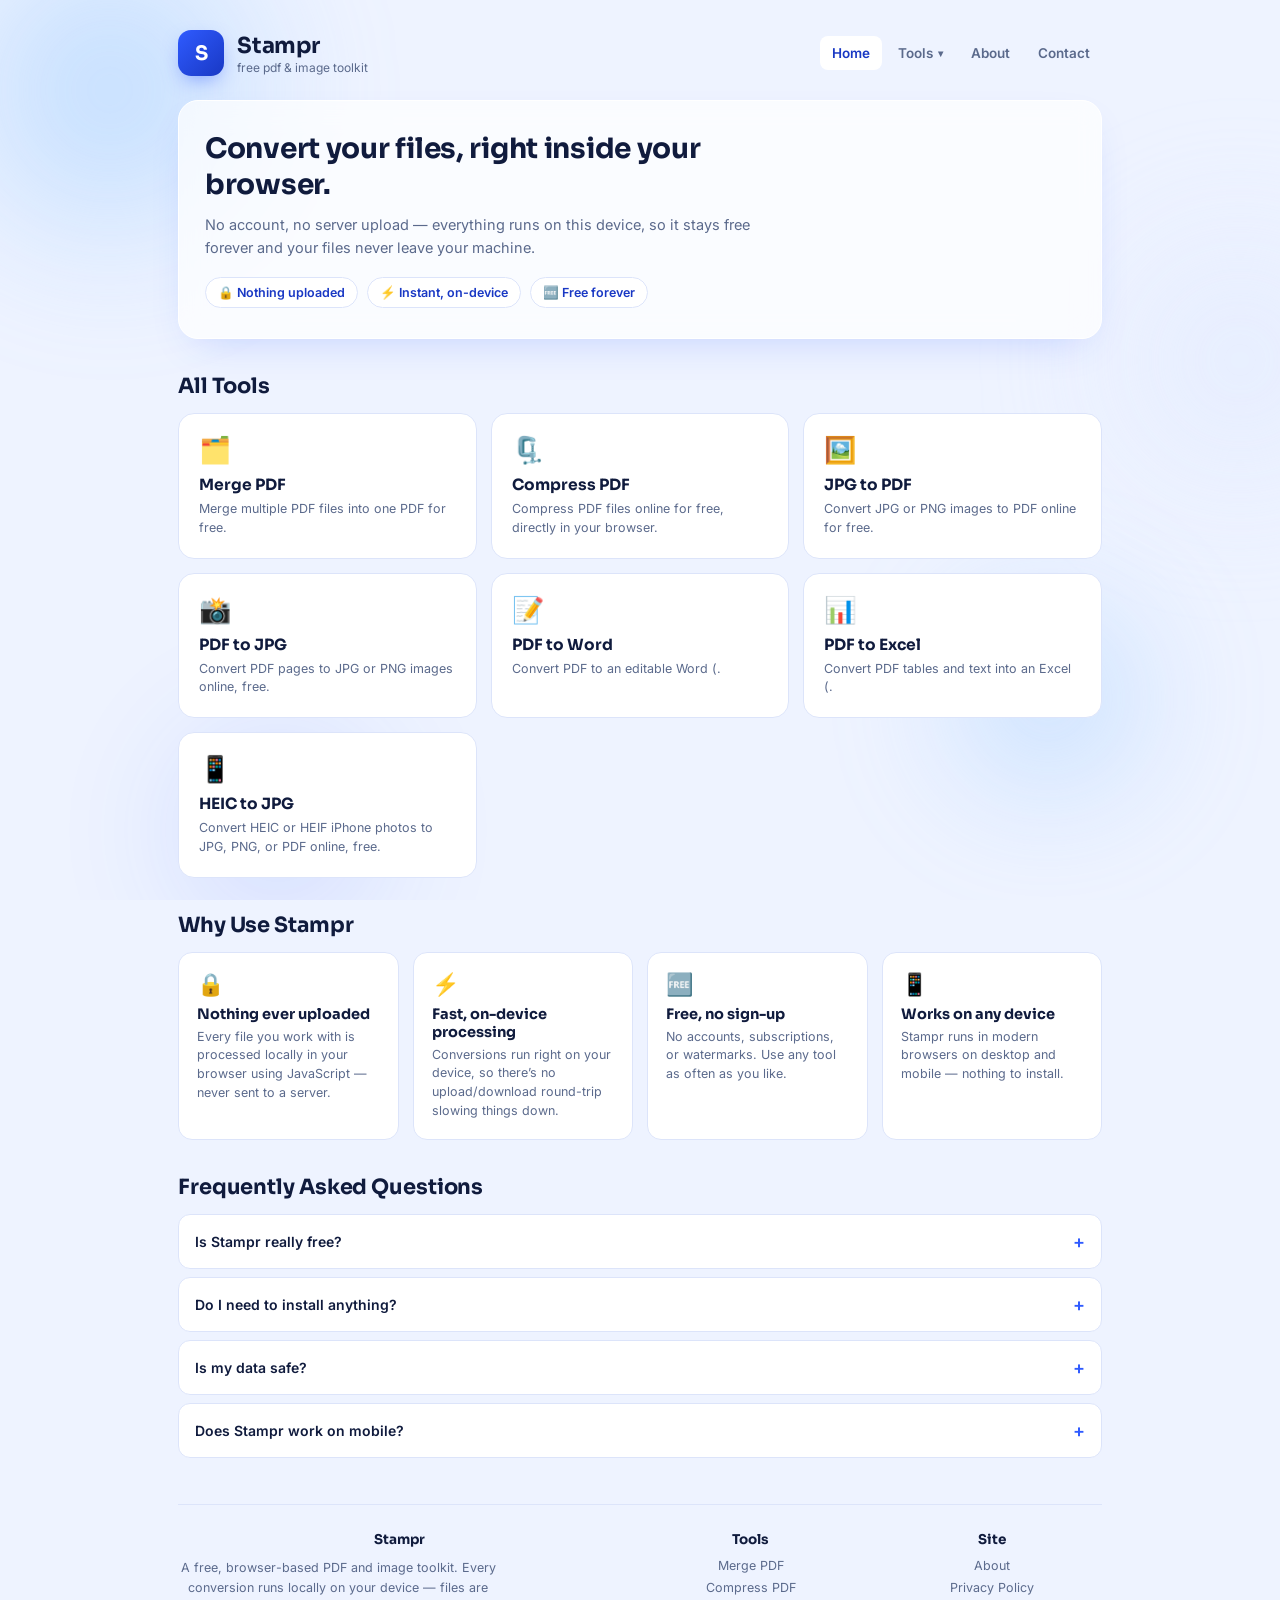
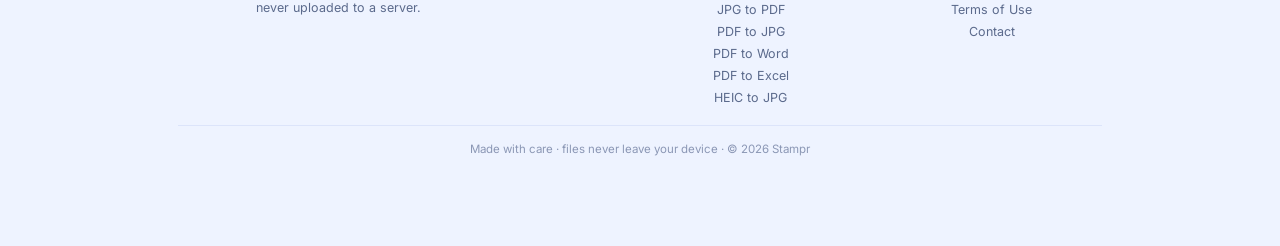
<file: index.html>
<!DOCTYPE html>
<html lang="en">
<head>
<meta charset="UTF-8">
<meta name="viewport" content="width=device-width, initial-scale=1.0">
<title>Stampr — Free PDF &amp; Image Toolkit (Merge, Compress, Convert)</title>
<meta name="description" content="Stampr is a free, browser-based PDF and image toolkit. Merge, compress, and convert PDFs, images, and HEIC photos — no upload, no sign-up.">
<link rel="canonical" href="https://naveen10000000.github.io/stampr/index.html">
<meta name="robots" content="index, follow">
<meta property="og:type" content="website">
<meta property="og:site_name" content="Stampr">
<meta property="og:title" content="Stampr — Free PDF &amp; Image Toolkit (Merge, Compress, Convert)">
<meta property="og:description" content="Stampr is a free, browser-based PDF and image toolkit. Merge, compress, and convert PDFs, images, and HEIC photos — no upload, no sign-up.">
<meta property="og:url" content="https://naveen10000000.github.io/stampr/index.html">
<meta name="twitter:card" content="summary">
<meta name="twitter:title" content="Stampr — Free PDF &amp; Image Toolkit (Merge, Compress, Convert)">
<meta name="twitter:description" content="Stampr is a free, browser-based PDF and image toolkit. Merge, compress, and convert PDFs, images, and HEIC photos — no upload, no sign-up.">
<link rel="preconnect" href="https://fonts.googleapis.com">
<link href="https://fonts.googleapis.com/css2?family=Sora:wght@500;600;700;800&family=Inter:wght@400;500;600;700&family=JetBrains+Mono:wght@400;500&display=swap" rel="stylesheet">
<link rel="stylesheet" href="assets/css/style.css">
<script type="application/ld+json">{"@context":"https://schema.org","@type":"WebSite","name":"Stampr","url":"https://naveen10000000.github.io/stampr/","description":"Free, browser-based PDF and image toolkit — merge, compress, and convert files with no upload required."}</script>
<script type="application/ld+json">{"@context":"https://schema.org","@type":"Organization","name":"Stampr","url":"https://naveen10000000.github.io/stampr/"}</script>
<script type="application/ld+json">{"@context":"https://schema.org","@type":"FAQPage","mainEntity":[{"@type":"Question","name":"Is Stampr really free?","acceptedAnswer":{"@type":"Answer","text":"Yes. Every tool on Stampr is free to use, with no sign-up, no watermark, and no hidden limits imposed by us."}},{"@type":"Question","name":"Do I need to install anything?","acceptedAnswer":{"@type":"Answer","text":"No — Stampr runs entirely in your web browser. There’s nothing to install."}},{"@type":"Question","name":"Is my data safe?","acceptedAnswer":{"@type":"Answer","text":"Your files are processed locally on your device using JavaScript. They are never uploaded to a server, so they never leave your device."}},{"@type":"Question","name":"Does Stampr work on mobile?","acceptedAnswer":{"@type":"Answer","text":"Yes, Stampr works on modern mobile browsers. Very large files may process more slowly on a phone, since all the work happens on-device."}}]}</script>
</head>
<body>
<div class="bg-blobs" id="bgBlobs">
    <div class="blob blob-1"></div>
    <div class="blob blob-2"></div>
    <div class="blob blob-3"></div>
    <div class="blob blob-4"></div>
  </div>
<div class="wrap">
  <header class="site">
    <a class="brand-link" href="index.html">
      <div class="brand-mark">S</div>
      <div>
        <p class="brand-name">Stampr</p>
        <p class="brand-tag">free pdf &amp; image toolkit</p>
      </div>
    </a>
    <button class="nav-toggle" aria-label="Toggle menu" aria-expanded="false">☰</button>
    <nav class="site-nav">
      <a href="index.html">Home</a>
      <details class="nav-tools">
      <summary>Tools</summary>
      <div class="dropdown">
      <a href="merge-pdf.html">🗂️ Merge PDF</a>
      <a href="compress-pdf.html">🗜️ Compress PDF</a>
      <a href="jpg-to-pdf.html">🖼️ JPG to PDF</a>
      <a href="pdf-to-jpg.html">📸 PDF to JPG</a>
      <a href="pdf-to-word.html">📝 PDF to Word</a>
      <a href="pdf-to-excel.html">📊 PDF to Excel</a>
      <a href="heic-to-jpg.html">📱 HEIC to JPG</a>
      </div>
    </details>
      <a href="about.html">About</a>
      <a href="contact.html">Contact</a>
    </nav>
  </header>
  <main>
  <div class="hero">
    <h1 class="hero-h1">Convert your files, right inside your browser.</h1>
    <p>No account, no server upload — everything runs on this device, so it stays free forever and your files never leave your machine.</p>
    <div class="trust-row">
      <span class="trust-pill">🔒 Nothing uploaded</span>
      <span class="trust-pill">⚡ Instant, on-device</span>
      <span class="trust-pill">🆓 Free forever</span>
    </div>
  </div>

  <div class="section">
    <h2>All Tools</h2>
    <div class="card-grid">
      <a class="tool-card" href="merge-pdf.html">
        <span class="ic">🗂️</span>
        <h3>Merge PDF</h3>
        <p>Merge multiple PDF files into one PDF for free.</p>
      </a>
      <a class="tool-card" href="compress-pdf.html">
        <span class="ic">🗜️</span>
        <h3>Compress PDF</h3>
        <p>Compress PDF files online for free, directly in your browser.</p>
      </a>
      <a class="tool-card" href="jpg-to-pdf.html">
        <span class="ic">🖼️</span>
        <h3>JPG to PDF</h3>
        <p>Convert JPG or PNG images to PDF online for free.</p>
      </a>
      <a class="tool-card" href="pdf-to-jpg.html">
        <span class="ic">📸</span>
        <h3>PDF to JPG</h3>
        <p>Convert PDF pages to JPG or PNG images online, free.</p>
      </a>
      <a class="tool-card" href="pdf-to-word.html">
        <span class="ic">📝</span>
        <h3>PDF to Word</h3>
        <p>Convert PDF to an editable Word (.</p>
      </a>
      <a class="tool-card" href="pdf-to-excel.html">
        <span class="ic">📊</span>
        <h3>PDF to Excel</h3>
        <p>Convert PDF tables and text into an Excel (.</p>
      </a>
      <a class="tool-card" href="heic-to-jpg.html">
        <span class="ic">📱</span>
        <h3>HEIC to JPG</h3>
        <p>Convert HEIC or HEIF iPhone photos to JPG, PNG, or PDF online, free.</p>
      </a>
    </div>
  </div>

  <div class="section">
    <h2>Why Use Stampr</h2>
    <div class="why-grid">
      <div class="item"><span class="ic">🔒</span><h3>Nothing ever uploaded</h3><p>Every file you work with is processed locally in your browser using JavaScript — never sent to a server.</p></div>
      <div class="item"><span class="ic">⚡</span><h3>Fast, on-device processing</h3><p>Conversions run right on your device, so there’s no upload/download round-trip slowing things down.</p></div>
      <div class="item"><span class="ic">🆓</span><h3>Free, no sign-up</h3><p>No accounts, subscriptions, or watermarks. Use any tool as often as you like.</p></div>
      <div class="item"><span class="ic">📱</span><h3>Works on any device</h3><p>Stampr runs in modern browsers on desktop and mobile — nothing to install.</p></div>
    </div>
  </div>

  <div class="section">
    <h2>Frequently Asked Questions</h2>
    <div class="faq">
      <details>
        <summary>Is Stampr really free?</summary>
        <p>Yes. Every tool on Stampr is free to use, with no sign-up, no watermark, and no hidden limits imposed by us.</p>
      </details>
      <details>
        <summary>Do I need to install anything?</summary>
        <p>No — Stampr runs entirely in your web browser. There’s nothing to install.</p>
      </details>
      <details>
        <summary>Is my data safe?</summary>
        <p>Your files are processed locally on your device using JavaScript. They are never uploaded to a server, so they never leave your device.</p>
      </details>
      <details>
        <summary>Does Stampr work on mobile?</summary>
        <p>Yes, Stampr works on modern mobile browsers. Very large files may process more slowly on a phone, since all the work happens on-device.</p>
      </details>
    </div>
  </div>
  </main>
  <footer class="site-footer">
    <div class="footer-grid">
      <div>
        <h4>Stampr</h4>
        <p>A free, browser-based PDF and image toolkit. Every conversion runs locally on your device — files are never uploaded to a server.</p>
      </div>
      <div>
        <h4>Tools</h4>
        <ul class="footer-links">
        <li><a href="merge-pdf.html">Merge PDF</a></li>
        <li><a href="compress-pdf.html">Compress PDF</a></li>
        <li><a href="jpg-to-pdf.html">JPG to PDF</a></li>
        <li><a href="pdf-to-jpg.html">PDF to JPG</a></li>
        <li><a href="pdf-to-word.html">PDF to Word</a></li>
        <li><a href="pdf-to-excel.html">PDF to Excel</a></li>
        <li><a href="heic-to-jpg.html">HEIC to JPG</a></li>
        </ul>
      </div>
      <div>
        <h4>Site</h4>
        <ul class="footer-links">
          <li><a href="about.html">About</a></li>
          <li><a href="privacy.html">Privacy Policy</a></li>
          <li><a href="terms.html">Terms of Use</a></li>
          <li><a href="contact.html">Contact</a></li>
        </ul>
      </div>
    </div>
    <div class="footer-bottom">Made with care · files never leave your device · © 2026 Stampr</div>
  </footer>
</div>
<script src="assets/js/common.js"></script>

</body>
</html>
</file>
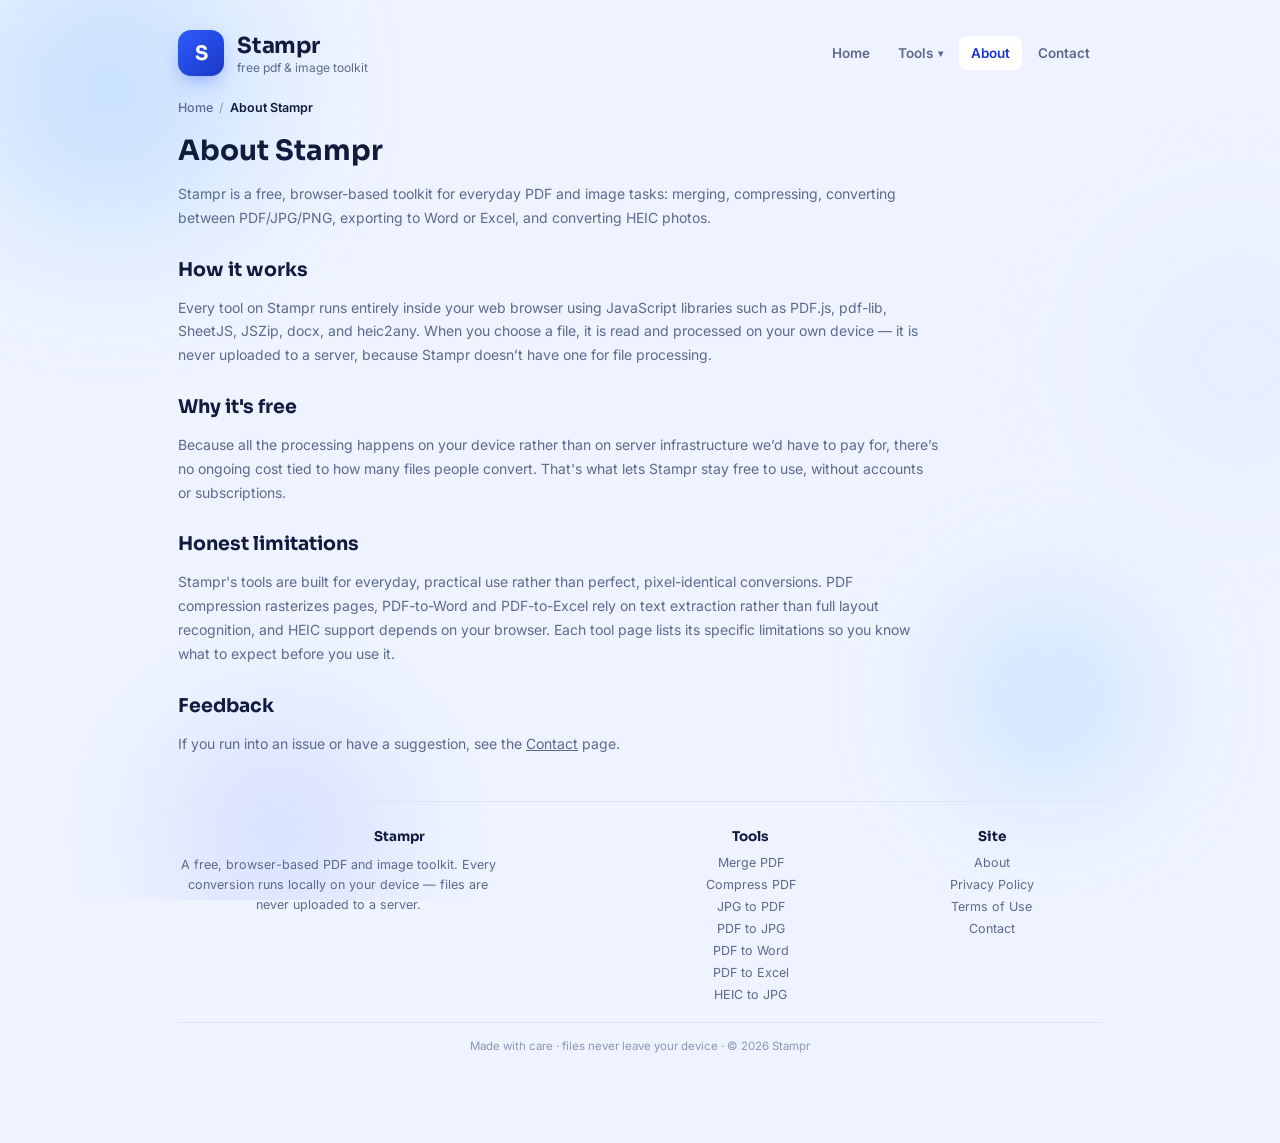
<file: about.html>
<!DOCTYPE html>
<html lang="en">
<head>
<meta charset="UTF-8">
<meta name="viewport" content="width=device-width, initial-scale=1.0">
<title>About Stampr | Free PDF &amp; Image Toolkit</title>
<meta name="description" content="Learn how Stampr’s free, browser-based PDF and image tools work — and why everything runs locally on your device.">
<link rel="canonical" href="https://naveen10000000.github.io/stampr/about.html">
<meta name="robots" content="index, follow">
<meta property="og:type" content="website">
<meta property="og:site_name" content="Stampr">
<meta property="og:title" content="About Stampr | Free PDF &amp; Image Toolkit">
<meta property="og:description" content="Learn how Stampr’s free, browser-based PDF and image tools work — and why everything runs locally on your device.">
<meta property="og:url" content="https://naveen10000000.github.io/stampr/about.html">
<meta name="twitter:card" content="summary">
<meta name="twitter:title" content="About Stampr | Free PDF &amp; Image Toolkit">
<meta name="twitter:description" content="Learn how Stampr’s free, browser-based PDF and image tools work — and why everything runs locally on your device.">
<link rel="preconnect" href="https://fonts.googleapis.com">
<link href="https://fonts.googleapis.com/css2?family=Sora:wght@500;600;700;800&family=Inter:wght@400;500;600;700&family=JetBrains+Mono:wght@400;500&display=swap" rel="stylesheet">
<link rel="stylesheet" href="assets/css/style.css">
<script type="application/ld+json">{"@context":"https://schema.org","@type":"BreadcrumbList","itemListElement":[{"@type":"ListItem","position":1,"name":"Home","item":"https://naveen10000000.github.io/stampr/"},{"@type":"ListItem","position":2,"name":"About Stampr","item":"https://naveen10000000.github.io/stampr/about.html"}]}</script>
</head>
<body>
<div class="bg-blobs" id="bgBlobs">
    <div class="blob blob-1"></div>
    <div class="blob blob-2"></div>
    <div class="blob blob-3"></div>
    <div class="blob blob-4"></div>
  </div>
<div class="wrap">
  <header class="site">
    <a class="brand-link" href="index.html">
      <div class="brand-mark">S</div>
      <div>
        <p class="brand-name">Stampr</p>
        <p class="brand-tag">free pdf &amp; image toolkit</p>
      </div>
    </a>
    <button class="nav-toggle" aria-label="Toggle menu" aria-expanded="false">☰</button>
    <nav class="site-nav">
      <a href="index.html">Home</a>
      <details class="nav-tools">
      <summary>Tools</summary>
      <div class="dropdown">
      <a href="merge-pdf.html">🗂️ Merge PDF</a>
      <a href="compress-pdf.html">🗜️ Compress PDF</a>
      <a href="jpg-to-pdf.html">🖼️ JPG to PDF</a>
      <a href="pdf-to-jpg.html">📸 PDF to JPG</a>
      <a href="pdf-to-word.html">📝 PDF to Word</a>
      <a href="pdf-to-excel.html">📊 PDF to Excel</a>
      <a href="heic-to-jpg.html">📱 HEIC to JPG</a>
      </div>
    </details>
      <a href="about.html">About</a>
      <a href="contact.html">Contact</a>
    </nav>
  </header>
  <main>
  <nav class="breadcrumb" aria-label="Breadcrumb"><a href="index.html">Home</a><span>/</span><span aria-current="page">About Stampr</span></nav>
  <div class="prose">
    <h1>About Stampr</h1>
    <p>Stampr is a free, browser-based toolkit for everyday PDF and image tasks: merging, compressing, converting between PDF/JPG/PNG, exporting to Word or Excel, and converting HEIC photos.</p>
    <h2>How it works</h2>
    <p>Every tool on Stampr runs entirely inside your web browser using JavaScript libraries such as PDF.js, pdf-lib, SheetJS, JSZip, docx, and heic2any. When you choose a file, it is read and processed on your own device — it is never uploaded to a server, because Stampr doesn’t have one for file processing.</p>
    <h2>Why it's free</h2>
    <p>Because all the processing happens on your device rather than on server infrastructure we’d have to pay for, there’s no ongoing cost tied to how many files people convert. That's what lets Stampr stay free to use, without accounts or subscriptions.</p>
    <h2>Honest limitations</h2>
    <p>Stampr's tools are built for everyday, practical use rather than perfect, pixel-identical conversions. PDF compression rasterizes pages, PDF-to-Word and PDF-to-Excel rely on text extraction rather than full layout recognition, and HEIC support depends on your browser. Each tool page lists its specific limitations so you know what to expect before you use it.</p>
    <h2>Feedback</h2>
    <p>If you run into an issue or have a suggestion, see the <a href="contact.html">Contact</a> page.</p>
  </div>
  </main>
  <footer class="site-footer">
    <div class="footer-grid">
      <div>
        <h4>Stampr</h4>
        <p>A free, browser-based PDF and image toolkit. Every conversion runs locally on your device — files are never uploaded to a server.</p>
      </div>
      <div>
        <h4>Tools</h4>
        <ul class="footer-links">
        <li><a href="merge-pdf.html">Merge PDF</a></li>
        <li><a href="compress-pdf.html">Compress PDF</a></li>
        <li><a href="jpg-to-pdf.html">JPG to PDF</a></li>
        <li><a href="pdf-to-jpg.html">PDF to JPG</a></li>
        <li><a href="pdf-to-word.html">PDF to Word</a></li>
        <li><a href="pdf-to-excel.html">PDF to Excel</a></li>
        <li><a href="heic-to-jpg.html">HEIC to JPG</a></li>
        </ul>
      </div>
      <div>
        <h4>Site</h4>
        <ul class="footer-links">
          <li><a href="about.html">About</a></li>
          <li><a href="privacy.html">Privacy Policy</a></li>
          <li><a href="terms.html">Terms of Use</a></li>
          <li><a href="contact.html">Contact</a></li>
        </ul>
      </div>
    </div>
    <div class="footer-bottom">Made with care · files never leave your device · © 2026 Stampr</div>
  </footer>
</div>
<script src="assets/js/common.js"></script>

</body>
</html>
</file>
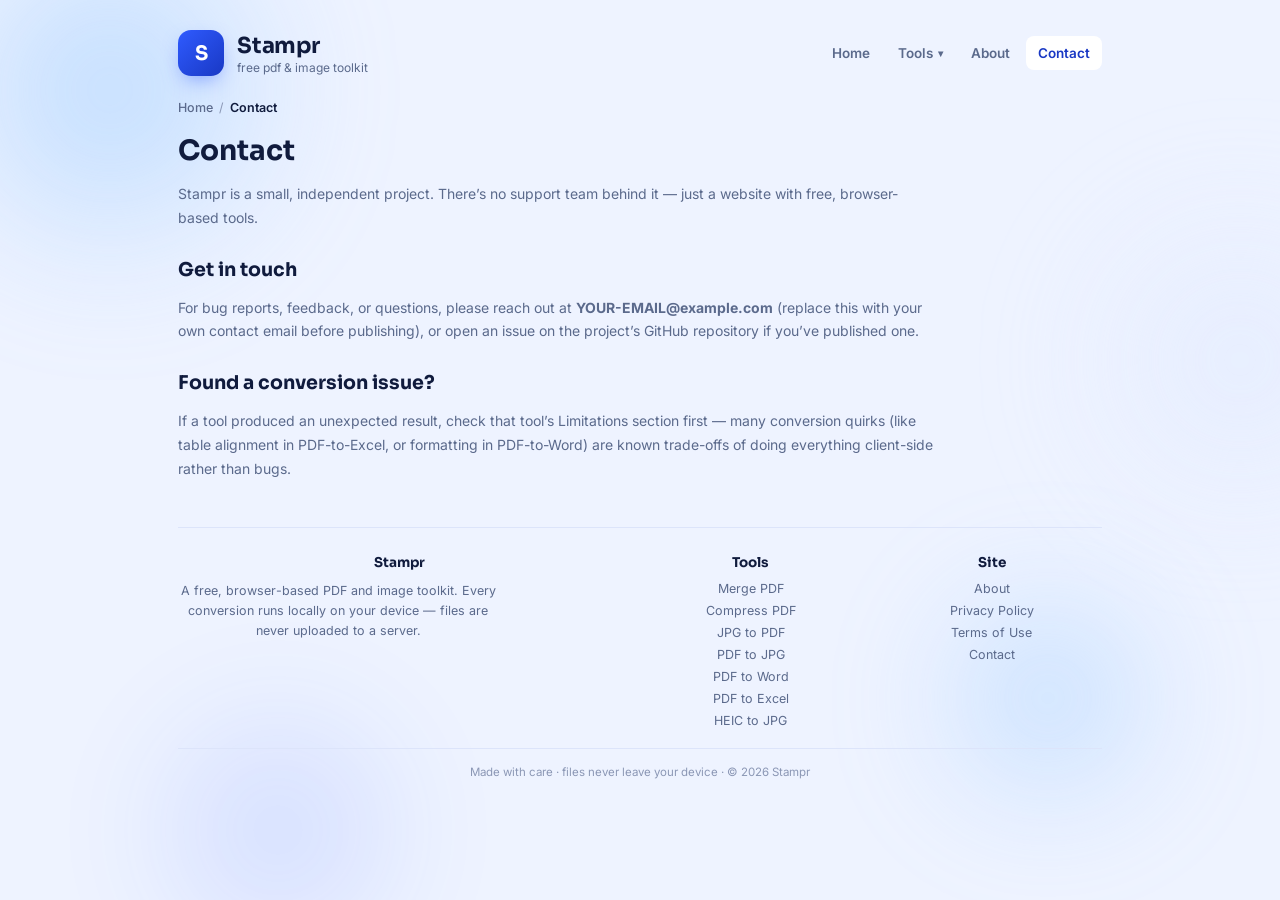
<file: contact.html>
<!DOCTYPE html>
<html lang="en">
<head>
<meta charset="UTF-8">
<meta name="viewport" content="width=device-width, initial-scale=1.0">
<title>Contact | Stampr</title>
<meta name="description" content="Get in touch about Stampr’s free PDF and image tools.">
<link rel="canonical" href="https://naveen10000000.github.io/stampr/contact.html">
<meta name="robots" content="index, follow">
<meta property="og:type" content="website">
<meta property="og:site_name" content="Stampr">
<meta property="og:title" content="Contact | Stampr">
<meta property="og:description" content="Get in touch about Stampr’s free PDF and image tools.">
<meta property="og:url" content="https://naveen10000000.github.io/stampr/contact.html">
<meta name="twitter:card" content="summary">
<meta name="twitter:title" content="Contact | Stampr">
<meta name="twitter:description" content="Get in touch about Stampr’s free PDF and image tools.">
<link rel="preconnect" href="https://fonts.googleapis.com">
<link href="https://fonts.googleapis.com/css2?family=Sora:wght@500;600;700;800&family=Inter:wght@400;500;600;700&family=JetBrains+Mono:wght@400;500&display=swap" rel="stylesheet">
<link rel="stylesheet" href="assets/css/style.css">
<script type="application/ld+json">{"@context":"https://schema.org","@type":"BreadcrumbList","itemListElement":[{"@type":"ListItem","position":1,"name":"Home","item":"https://naveen10000000.github.io/stampr/"},{"@type":"ListItem","position":2,"name":"Contact","item":"https://naveen10000000.github.io/stampr/contact.html"}]}</script>
</head>
<body>
<div class="bg-blobs" id="bgBlobs">
    <div class="blob blob-1"></div>
    <div class="blob blob-2"></div>
    <div class="blob blob-3"></div>
    <div class="blob blob-4"></div>
  </div>
<div class="wrap">
  <header class="site">
    <a class="brand-link" href="index.html">
      <div class="brand-mark">S</div>
      <div>
        <p class="brand-name">Stampr</p>
        <p class="brand-tag">free pdf &amp; image toolkit</p>
      </div>
    </a>
    <button class="nav-toggle" aria-label="Toggle menu" aria-expanded="false">☰</button>
    <nav class="site-nav">
      <a href="index.html">Home</a>
      <details class="nav-tools">
      <summary>Tools</summary>
      <div class="dropdown">
      <a href="merge-pdf.html">🗂️ Merge PDF</a>
      <a href="compress-pdf.html">🗜️ Compress PDF</a>
      <a href="jpg-to-pdf.html">🖼️ JPG to PDF</a>
      <a href="pdf-to-jpg.html">📸 PDF to JPG</a>
      <a href="pdf-to-word.html">📝 PDF to Word</a>
      <a href="pdf-to-excel.html">📊 PDF to Excel</a>
      <a href="heic-to-jpg.html">📱 HEIC to JPG</a>
      </div>
    </details>
      <a href="about.html">About</a>
      <a href="contact.html">Contact</a>
    </nav>
  </header>
  <main>
  <nav class="breadcrumb" aria-label="Breadcrumb"><a href="index.html">Home</a><span>/</span><span aria-current="page">Contact</span></nav>
  <div class="prose">
    <h1>Contact</h1>
    <p>Stampr is a small, independent project. There’s no support team behind it — just a website with free, browser-based tools.</p>
    <h2>Get in touch</h2>
    <p>For bug reports, feedback, or questions, please reach out at <strong>YOUR-EMAIL@example.com</strong> (replace this with your own contact email before publishing), or open an issue on the project’s GitHub repository if you’ve published one.</p>
    <h2>Found a conversion issue?</h2>
    <p>If a tool produced an unexpected result, check that tool’s Limitations section first — many conversion quirks (like table alignment in PDF-to-Excel, or formatting in PDF-to-Word) are known trade-offs of doing everything client-side rather than bugs.</p>
  </div>
  </main>
  <footer class="site-footer">
    <div class="footer-grid">
      <div>
        <h4>Stampr</h4>
        <p>A free, browser-based PDF and image toolkit. Every conversion runs locally on your device — files are never uploaded to a server.</p>
      </div>
      <div>
        <h4>Tools</h4>
        <ul class="footer-links">
        <li><a href="merge-pdf.html">Merge PDF</a></li>
        <li><a href="compress-pdf.html">Compress PDF</a></li>
        <li><a href="jpg-to-pdf.html">JPG to PDF</a></li>
        <li><a href="pdf-to-jpg.html">PDF to JPG</a></li>
        <li><a href="pdf-to-word.html">PDF to Word</a></li>
        <li><a href="pdf-to-excel.html">PDF to Excel</a></li>
        <li><a href="heic-to-jpg.html">HEIC to JPG</a></li>
        </ul>
      </div>
      <div>
        <h4>Site</h4>
        <ul class="footer-links">
          <li><a href="about.html">About</a></li>
          <li><a href="privacy.html">Privacy Policy</a></li>
          <li><a href="terms.html">Terms of Use</a></li>
          <li><a href="contact.html">Contact</a></li>
        </ul>
      </div>
    </div>
    <div class="footer-bottom">Made with care · files never leave your device · © 2026 Stampr</div>
  </footer>
</div>
<script src="assets/js/common.js"></script>

</body>
</html>
</file>
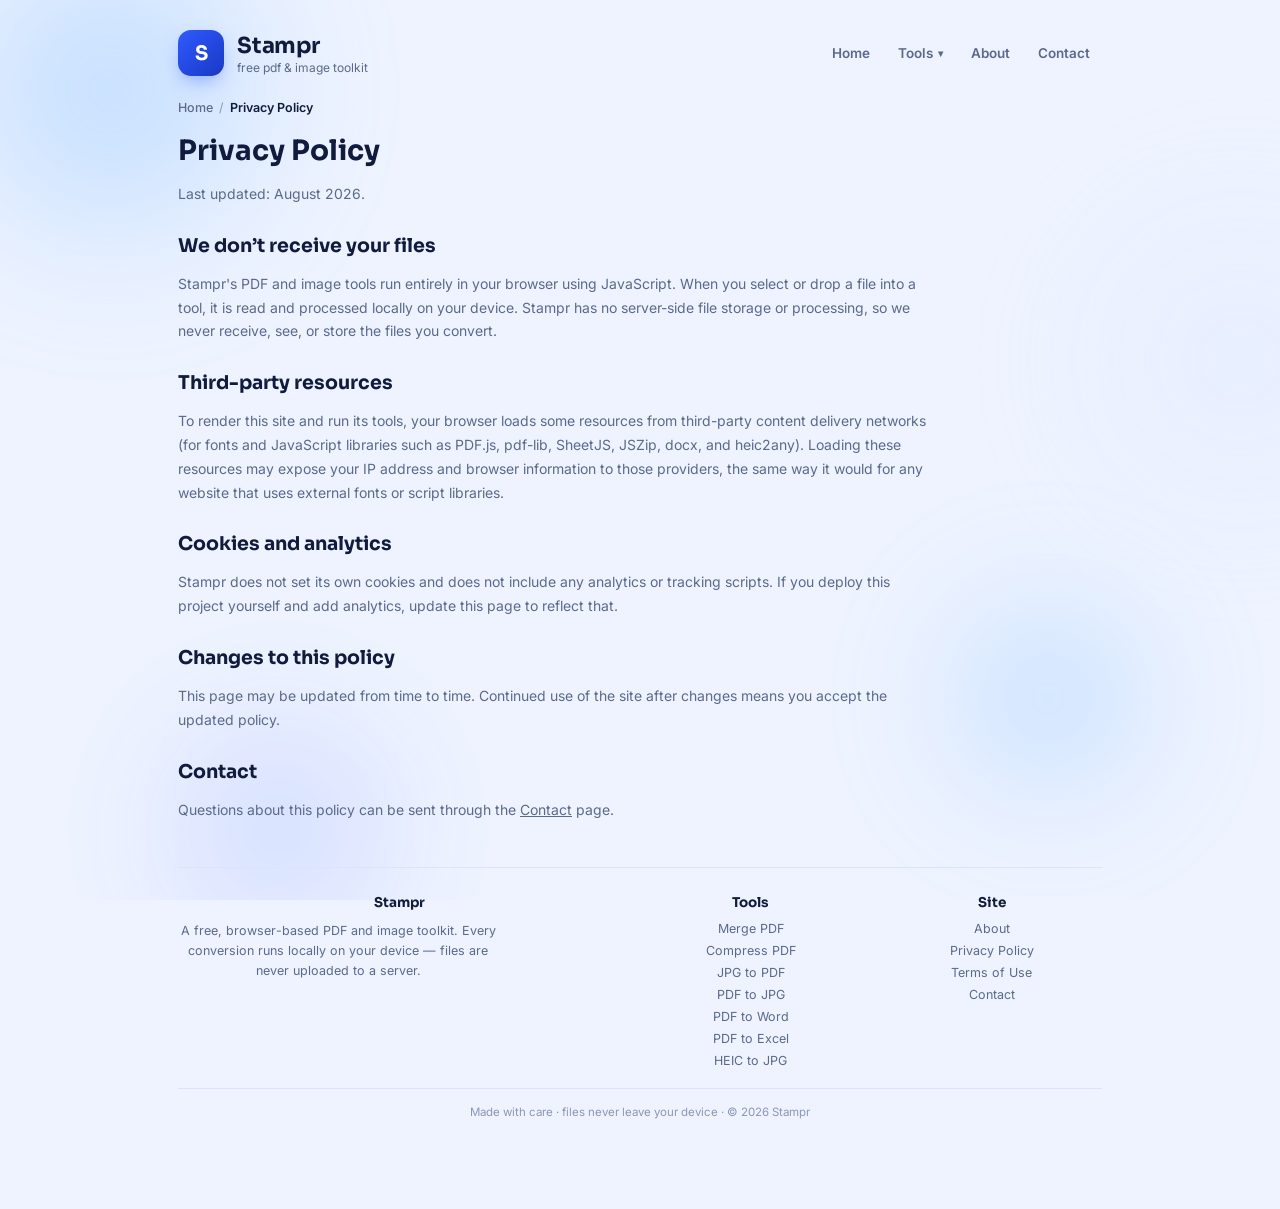
<file: privacy.html>
<!DOCTYPE html>
<html lang="en">
<head>
<meta charset="UTF-8">
<meta name="viewport" content="width=device-width, initial-scale=1.0">
<title>Privacy Policy | Stampr</title>
<meta name="description" content="Stampr’s privacy policy: your files are processed locally in your browser and are never uploaded to a server.">
<link rel="canonical" href="https://naveen10000000.github.io/stampr/privacy.html">
<meta name="robots" content="index, follow">
<meta property="og:type" content="website">
<meta property="og:site_name" content="Stampr">
<meta property="og:title" content="Privacy Policy | Stampr">
<meta property="og:description" content="Stampr’s privacy policy: your files are processed locally in your browser and are never uploaded to a server.">
<meta property="og:url" content="https://naveen10000000.github.io/stampr/privacy.html">
<meta name="twitter:card" content="summary">
<meta name="twitter:title" content="Privacy Policy | Stampr">
<meta name="twitter:description" content="Stampr’s privacy policy: your files are processed locally in your browser and are never uploaded to a server.">
<link rel="preconnect" href="https://fonts.googleapis.com">
<link href="https://fonts.googleapis.com/css2?family=Sora:wght@500;600;700;800&family=Inter:wght@400;500;600;700&family=JetBrains+Mono:wght@400;500&display=swap" rel="stylesheet">
<link rel="stylesheet" href="assets/css/style.css">
<script type="application/ld+json">{"@context":"https://schema.org","@type":"BreadcrumbList","itemListElement":[{"@type":"ListItem","position":1,"name":"Home","item":"https://naveen10000000.github.io/stampr/"},{"@type":"ListItem","position":2,"name":"Privacy Policy","item":"https://naveen10000000.github.io/stampr/privacy.html"}]}</script>
</head>
<body>
<div class="bg-blobs" id="bgBlobs">
    <div class="blob blob-1"></div>
    <div class="blob blob-2"></div>
    <div class="blob blob-3"></div>
    <div class="blob blob-4"></div>
  </div>
<div class="wrap">
  <header class="site">
    <a class="brand-link" href="index.html">
      <div class="brand-mark">S</div>
      <div>
        <p class="brand-name">Stampr</p>
        <p class="brand-tag">free pdf &amp; image toolkit</p>
      </div>
    </a>
    <button class="nav-toggle" aria-label="Toggle menu" aria-expanded="false">☰</button>
    <nav class="site-nav">
      <a href="index.html">Home</a>
      <details class="nav-tools">
      <summary>Tools</summary>
      <div class="dropdown">
      <a href="merge-pdf.html">🗂️ Merge PDF</a>
      <a href="compress-pdf.html">🗜️ Compress PDF</a>
      <a href="jpg-to-pdf.html">🖼️ JPG to PDF</a>
      <a href="pdf-to-jpg.html">📸 PDF to JPG</a>
      <a href="pdf-to-word.html">📝 PDF to Word</a>
      <a href="pdf-to-excel.html">📊 PDF to Excel</a>
      <a href="heic-to-jpg.html">📱 HEIC to JPG</a>
      </div>
    </details>
      <a href="about.html">About</a>
      <a href="contact.html">Contact</a>
    </nav>
  </header>
  <main>
  <nav class="breadcrumb" aria-label="Breadcrumb"><a href="index.html">Home</a><span>/</span><span aria-current="page">Privacy Policy</span></nav>
  <div class="prose">
    <h1>Privacy Policy</h1>
    <p>Last updated: August 2026.</p>
    <h2>We don’t receive your files</h2>
    <p>Stampr's PDF and image tools run entirely in your browser using JavaScript. When you select or drop a file into a tool, it is read and processed locally on your device. Stampr has no server-side file storage or processing, so we never receive, see, or store the files you convert.</p>
    <h2>Third-party resources</h2>
    <p>To render this site and run its tools, your browser loads some resources from third-party content delivery networks (for fonts and JavaScript libraries such as PDF.js, pdf-lib, SheetJS, JSZip, docx, and heic2any). Loading these resources may expose your IP address and browser information to those providers, the same way it would for any website that uses external fonts or script libraries.</p>
    <h2>Cookies and analytics</h2>
    <p>Stampr does not set its own cookies and does not include any analytics or tracking scripts. If you deploy this project yourself and add analytics, update this page to reflect that.</p>
    <h2>Changes to this policy</h2>
    <p>This page may be updated from time to time. Continued use of the site after changes means you accept the updated policy.</p>
    <h2>Contact</h2>
    <p>Questions about this policy can be sent through the <a href="contact.html">Contact</a> page.</p>
  </div>
  </main>
  <footer class="site-footer">
    <div class="footer-grid">
      <div>
        <h4>Stampr</h4>
        <p>A free, browser-based PDF and image toolkit. Every conversion runs locally on your device — files are never uploaded to a server.</p>
      </div>
      <div>
        <h4>Tools</h4>
        <ul class="footer-links">
        <li><a href="merge-pdf.html">Merge PDF</a></li>
        <li><a href="compress-pdf.html">Compress PDF</a></li>
        <li><a href="jpg-to-pdf.html">JPG to PDF</a></li>
        <li><a href="pdf-to-jpg.html">PDF to JPG</a></li>
        <li><a href="pdf-to-word.html">PDF to Word</a></li>
        <li><a href="pdf-to-excel.html">PDF to Excel</a></li>
        <li><a href="heic-to-jpg.html">HEIC to JPG</a></li>
        </ul>
      </div>
      <div>
        <h4>Site</h4>
        <ul class="footer-links">
          <li><a href="about.html">About</a></li>
          <li><a href="privacy.html">Privacy Policy</a></li>
          <li><a href="terms.html">Terms of Use</a></li>
          <li><a href="contact.html">Contact</a></li>
        </ul>
      </div>
    </div>
    <div class="footer-bottom">Made with care · files never leave your device · © 2026 Stampr</div>
  </footer>
</div>
<script src="assets/js/common.js"></script>

</body>
</html>
</file>
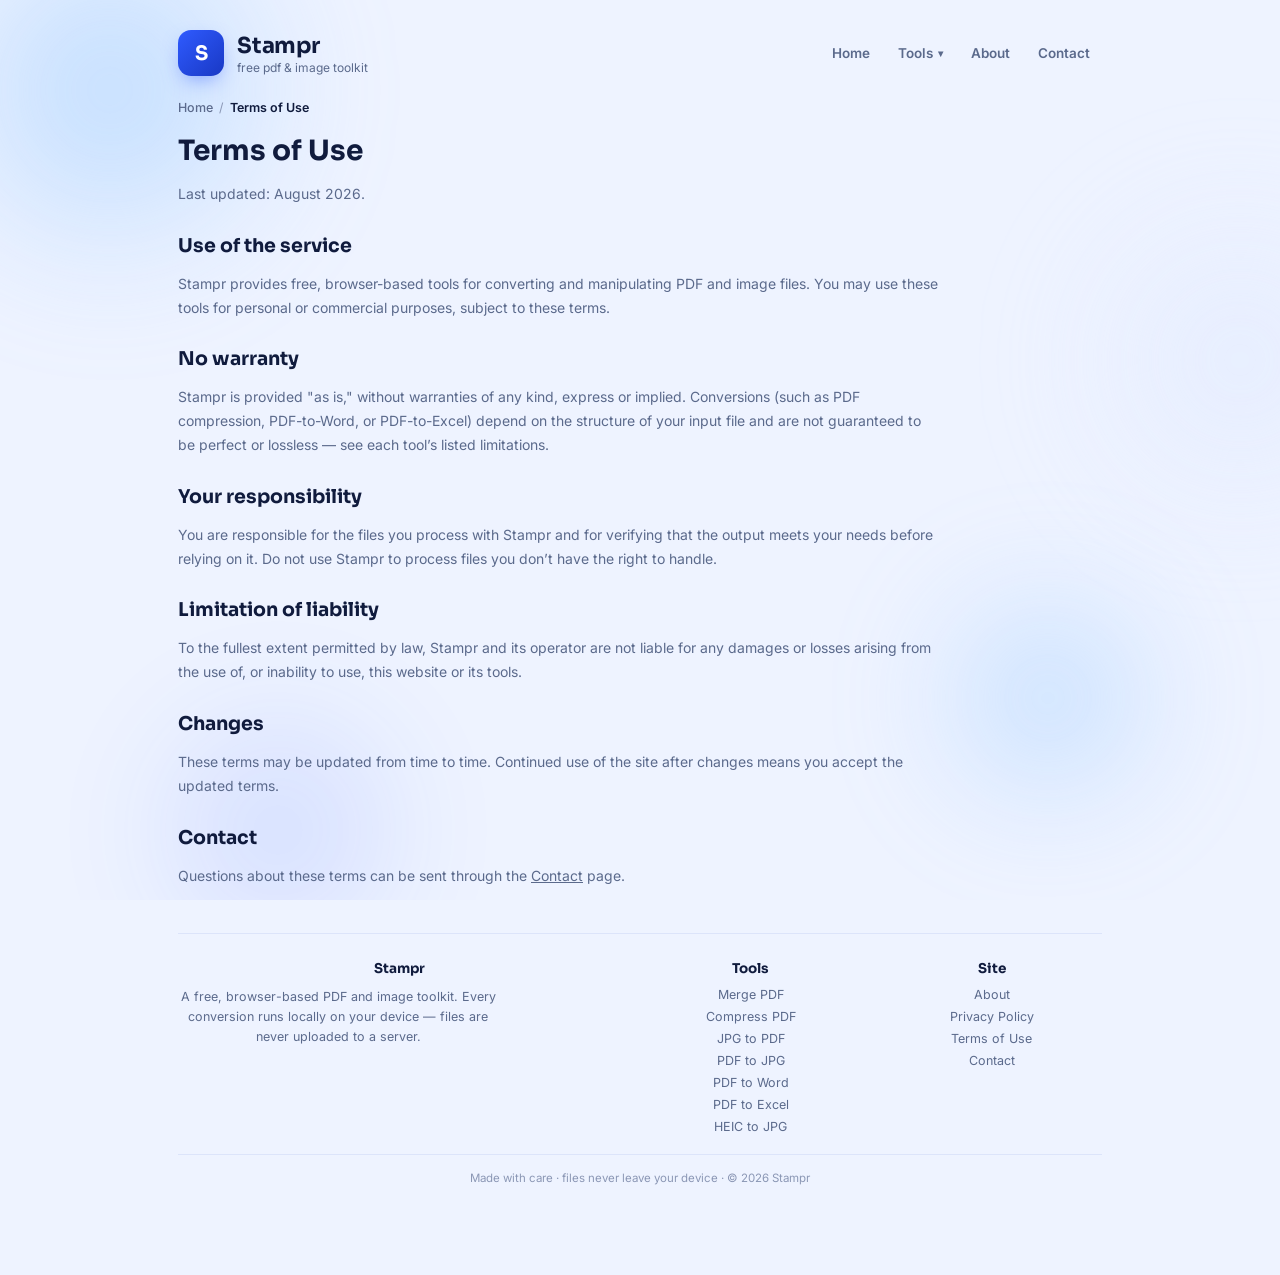
<file: terms.html>
<!DOCTYPE html>
<html lang="en">
<head>
<meta charset="UTF-8">
<meta name="viewport" content="width=device-width, initial-scale=1.0">
<title>Terms of Use | Stampr</title>
<meta name="description" content="Terms of use for Stampr’s free, browser-based PDF and image tools.">
<link rel="canonical" href="https://naveen10000000.github.io/stampr/terms.html">
<meta name="robots" content="index, follow">
<meta property="og:type" content="website">
<meta property="og:site_name" content="Stampr">
<meta property="og:title" content="Terms of Use | Stampr">
<meta property="og:description" content="Terms of use for Stampr’s free, browser-based PDF and image tools.">
<meta property="og:url" content="https://naveen10000000.github.io/stampr/terms.html">
<meta name="twitter:card" content="summary">
<meta name="twitter:title" content="Terms of Use | Stampr">
<meta name="twitter:description" content="Terms of use for Stampr’s free, browser-based PDF and image tools.">
<link rel="preconnect" href="https://fonts.googleapis.com">
<link href="https://fonts.googleapis.com/css2?family=Sora:wght@500;600;700;800&family=Inter:wght@400;500;600;700&family=JetBrains+Mono:wght@400;500&display=swap" rel="stylesheet">
<link rel="stylesheet" href="assets/css/style.css">
<script type="application/ld+json">{"@context":"https://schema.org","@type":"BreadcrumbList","itemListElement":[{"@type":"ListItem","position":1,"name":"Home","item":"https://naveen10000000.github.io/stampr/"},{"@type":"ListItem","position":2,"name":"Terms of Use","item":"https://naveen10000000.github.io/stampr/terms.html"}]}</script>
</head>
<body>
<div class="bg-blobs" id="bgBlobs">
    <div class="blob blob-1"></div>
    <div class="blob blob-2"></div>
    <div class="blob blob-3"></div>
    <div class="blob blob-4"></div>
  </div>
<div class="wrap">
  <header class="site">
    <a class="brand-link" href="index.html">
      <div class="brand-mark">S</div>
      <div>
        <p class="brand-name">Stampr</p>
        <p class="brand-tag">free pdf &amp; image toolkit</p>
      </div>
    </a>
    <button class="nav-toggle" aria-label="Toggle menu" aria-expanded="false">☰</button>
    <nav class="site-nav">
      <a href="index.html">Home</a>
      <details class="nav-tools">
      <summary>Tools</summary>
      <div class="dropdown">
      <a href="merge-pdf.html">🗂️ Merge PDF</a>
      <a href="compress-pdf.html">🗜️ Compress PDF</a>
      <a href="jpg-to-pdf.html">🖼️ JPG to PDF</a>
      <a href="pdf-to-jpg.html">📸 PDF to JPG</a>
      <a href="pdf-to-word.html">📝 PDF to Word</a>
      <a href="pdf-to-excel.html">📊 PDF to Excel</a>
      <a href="heic-to-jpg.html">📱 HEIC to JPG</a>
      </div>
    </details>
      <a href="about.html">About</a>
      <a href="contact.html">Contact</a>
    </nav>
  </header>
  <main>
  <nav class="breadcrumb" aria-label="Breadcrumb"><a href="index.html">Home</a><span>/</span><span aria-current="page">Terms of Use</span></nav>
  <div class="prose">
    <h1>Terms of Use</h1>
    <p>Last updated: August 2026.</p>
    <h2>Use of the service</h2>
    <p>Stampr provides free, browser-based tools for converting and manipulating PDF and image files. You may use these tools for personal or commercial purposes, subject to these terms.</p>
    <h2>No warranty</h2>
    <p>Stampr is provided "as is," without warranties of any kind, express or implied. Conversions (such as PDF compression, PDF-to-Word, or PDF-to-Excel) depend on the structure of your input file and are not guaranteed to be perfect or lossless — see each tool’s listed limitations.</p>
    <h2>Your responsibility</h2>
    <p>You are responsible for the files you process with Stampr and for verifying that the output meets your needs before relying on it. Do not use Stampr to process files you don’t have the right to handle.</p>
    <h2>Limitation of liability</h2>
    <p>To the fullest extent permitted by law, Stampr and its operator are not liable for any damages or losses arising from the use of, or inability to use, this website or its tools.</p>
    <h2>Changes</h2>
    <p>These terms may be updated from time to time. Continued use of the site after changes means you accept the updated terms.</p>
    <h2>Contact</h2>
    <p>Questions about these terms can be sent through the <a href="contact.html">Contact</a> page.</p>
  </div>
  </main>
  <footer class="site-footer">
    <div class="footer-grid">
      <div>
        <h4>Stampr</h4>
        <p>A free, browser-based PDF and image toolkit. Every conversion runs locally on your device — files are never uploaded to a server.</p>
      </div>
      <div>
        <h4>Tools</h4>
        <ul class="footer-links">
        <li><a href="merge-pdf.html">Merge PDF</a></li>
        <li><a href="compress-pdf.html">Compress PDF</a></li>
        <li><a href="jpg-to-pdf.html">JPG to PDF</a></li>
        <li><a href="pdf-to-jpg.html">PDF to JPG</a></li>
        <li><a href="pdf-to-word.html">PDF to Word</a></li>
        <li><a href="pdf-to-excel.html">PDF to Excel</a></li>
        <li><a href="heic-to-jpg.html">HEIC to JPG</a></li>
        </ul>
      </div>
      <div>
        <h4>Site</h4>
        <ul class="footer-links">
          <li><a href="about.html">About</a></li>
          <li><a href="privacy.html">Privacy Policy</a></li>
          <li><a href="terms.html">Terms of Use</a></li>
          <li><a href="contact.html">Contact</a></li>
        </ul>
      </div>
    </div>
    <div class="footer-bottom">Made with care · files never leave your device · © 2026 Stampr</div>
  </footer>
</div>
<script src="assets/js/common.js"></script>

</body>
</html>
</file>
<file: assets/css/style.css>
:root{
  --bg:#EEF3FF;
  --white:#FFFFFF;
  --glass:rgba(255,255,255,0.72);
  --ink:#101B3D;
  --ink-soft:#5B6A8C;
  --ink-faint:#8B97B5;
  --blue:#2F5BFF;
  --blue-deep:#1938C4;
  --blue-pale:#DDE7FF;
  --sky:#8FC6FF;
  --coral:#FF6B6B;
  --border:#DCE4FA;
  --display:'Sora',sans-serif;
  --body:'Inter',sans-serif;
  --mono:'JetBrains Mono',monospace;
}
*{box-sizing:border-box;}
html,body{margin:0;padding:0;}
body{
  background:var(--bg);
  color:var(--ink);
  font-family:var(--body);
  min-height:100vh;
  overflow-x:hidden;
  position:relative;
}
::selection{background:var(--blue-pale);color:var(--blue-deep);}
:focus-visible{outline:2px solid var(--blue);outline-offset:2px;border-radius:4px;}

/* ambient floating blobs — the "ghosts" drifting behind everything */
.bg-blobs{position:fixed;inset:0;overflow:hidden;z-index:0;pointer-events:none;}
.blob{position:absolute;border-radius:50%;filter:blur(60px);opacity:0.55;}
.blob-1{width:420px;height:420px;background:radial-gradient(circle,var(--sky),transparent 70%);top:-120px;left:-100px;animation:drift1 22s ease-in-out infinite;}
.blob-2{width:360px;height:360px;background:radial-gradient(circle,var(--blue-pale),transparent 70%);top:20%;right:-140px;animation:drift2 26s ease-in-out infinite;}
.blob-3{width:300px;height:300px;background:radial-gradient(circle,var(--blue),transparent 72%);opacity:0.18;bottom:-80px;left:10%;animation:drift3 20s ease-in-out infinite;}
.blob-4{width:260px;height:260px;background:radial-gradient(circle,var(--sky),transparent 70%);bottom:8%;right:8%;animation:drift1 30s ease-in-out infinite reverse;}
@keyframes drift1{0%,100%{transform:translate(0,0) scale(1);}50%{transform:translate(40px,60px) scale(1.08);}}
@keyframes drift2{0%,100%{transform:translate(0,0) scale(1);}50%{transform:translate(-50px,40px) scale(0.95);}}
@keyframes drift3{0%,100%{transform:translate(0,0) scale(1);}50%{transform:translate(30px,-50px) scale(1.12);}}

/* small drifting particles — quiet, ghost-like motion */
.particle{position:absolute;border-radius:50%;background:var(--white);box-shadow:0 0 14px 2px rgba(143,198,255,0.7);opacity:0;animation:floatUp linear infinite;}
@keyframes floatUp{
  0%{transform:translateY(0) translateX(0);opacity:0;}
  10%{opacity:0.8;}
  90%{opacity:0.4;}
  100%{transform:translateY(-160px) translateX(14px);opacity:0;}
}

@media (prefers-reduced-motion: reduce){
  .blob, .particle{animation:none !important;}
}

.wrap{max-width:960px;margin:0 auto;padding:30px 18px 90px;position:relative;z-index:1;}

/* header */
header.site{
  display:flex;align-items:center;justify-content:space-between;
  margin-bottom:24px;flex-wrap:wrap;gap:10px;
}
.brand{display:flex;align-items:center;gap:13px;}
.brand-mark{
  width:46px;height:46px;border-radius:13px;
  background:linear-gradient(135deg,var(--blue),var(--blue-deep));
  color:var(--white);
  display:flex;align-items:center;justify-content:center;
  font-family:var(--display);font-weight:700;font-size:20px;
  box-shadow:0 8px 20px -6px rgba(47,91,255,0.55);
}
.brand h1{
  font-family:var(--display);font-weight:700;font-size:25px;margin:0;
  letter-spacing:-0.01em;color:var(--ink);
}
.brand p{margin:1px 0 0;color:var(--ink-soft);font-size:12.5px;}
.badge-free{
  font-size:12px;font-weight:600;
  background:var(--white);color:var(--blue-deep);
  border:1px solid var(--border);
  padding:7px 14px;border-radius:100px;
  white-space:nowrap;box-shadow:0 2px 10px -4px rgba(16,27,61,0.12);
}

/* hero */
.hero{
  background:var(--glass);
  backdrop-filter:blur(14px);-webkit-backdrop-filter:blur(14px);
  border:1px solid var(--white);
  border-radius:20px;
  padding:30px 26px;
  margin-bottom:26px;
  position:relative;
  overflow:hidden;
  box-shadow:0 16px 40px -18px rgba(47,91,255,0.25);
}
.hero h2{
  font-family:var(--display);font-weight:700;font-size:28px;line-height:1.28;margin:0 0 10px;
  max-width:600px;color:var(--ink);letter-spacing:-0.01em;
}
.hero p{margin:0 0 18px;color:var(--ink-soft);font-size:14.5px;max-width:560px;line-height:1.6;}
.trust-row{display:flex;flex-wrap:wrap;gap:9px;}
.trust-pill{
  display:flex;align-items:center;gap:6px;
  font-size:12.5px;font-weight:600;color:var(--blue-deep);
  background:var(--white);border:1px solid var(--border);
  padding:7px 12px;border-radius:100px;
}

/* tabs */
.tabs{
  display:grid;grid-template-columns:repeat(auto-fit,minmax(128px,1fr));
  gap:9px;margin-bottom:22px;position:relative;
}
.tab{
  background:var(--white);border:1px solid var(--border);
  border-radius:13px;padding:13px 12px;cursor:pointer;
  text-align:left;transition:transform .15s ease, box-shadow .15s ease, background .15s ease;
  font-family:var(--body);
}
.tab:hover{transform:translateY(-3px);box-shadow:0 10px 22px -12px rgba(16,27,61,0.25);}
.tab.active{
  border-color:transparent;
  background:linear-gradient(135deg,var(--blue),var(--blue-deep));
  color:var(--white);
  box-shadow:0 12px 26px -10px rgba(47,91,255,0.55);
  transform:translateY(-3px);
}
.tab .ic{font-size:19px;display:block;margin-bottom:6px;}
.tab .lbl{font-weight:700;font-size:13.5px;display:block;color:var(--ink);}
.tab.active .lbl{color:var(--white);}
.tab .sub{font-size:11px;color:var(--ink-faint);}
.tab.active .sub{color:rgba(255,255,255,0.75);}

/* panel */
.panel{
  background:var(--white);border:1px solid var(--border);border-radius:18px;
  padding:24px;display:none;
  box-shadow:0 14px 34px -20px rgba(16,27,61,0.18);
}
.panel.active{display:block;animation:rise .28s ease;}
@keyframes rise{from{opacity:0;transform:translateY(8px);}to{opacity:1;transform:translateY(0);}}
.panel h3{font-family:var(--display);font-weight:700;font-size:19px;margin:0 0 5px;color:var(--ink);}
.panel .desc{color:var(--ink-soft);font-size:13.5px;margin:0 0 18px;line-height:1.55;}

.drop{
  border:2px dashed var(--border);border-radius:14px;padding:30px 16px;
  text-align:center;cursor:pointer;background:var(--bg);
  transition:border-color .15s, background .15s;
}
.drop:hover{border-color:var(--blue);}
.drop.dragover{border-color:var(--blue);background:var(--blue-pale);}
.drop .dic{font-size:26px;display:block;margin-bottom:8px;}
.drop strong{font-size:14px;color:var(--ink);}
.drop span{display:block;font-size:12px;color:var(--ink-faint);margin-top:5px;font-family:var(--mono);}
.drop input{display:none;}

.filelist{margin:14px 0 0;padding:0;list-style:none;}
.filelist li{
  display:flex;align-items:center;justify-content:space-between;gap:8px;
  background:var(--bg);border:1px solid var(--border);border-radius:10px;
  padding:9px 12px;margin-bottom:6px;font-size:12.5px;
}
.filelist li .fname{overflow:hidden;text-overflow:ellipsis;white-space:nowrap;max-width:70%;color:var(--ink);font-weight:500;}
.filelist li button{
  background:none;border:none;color:var(--coral);cursor:pointer;font-size:14px;font-weight:700;
}
.filelist li .order{display:flex;gap:8px;}
.filelist li .order button{color:var(--ink-faint);}
.filelist li .order button:hover{color:var(--blue);}

.opts{display:flex;flex-wrap:wrap;gap:16px;margin-top:18px;align-items:center;}
.opt label{font-size:12px;font-weight:700;display:block;margin-bottom:5px;color:var(--ink-soft);}
.opt select{
  padding:8px 10px;border-radius:8px;border:1px solid var(--border);background:var(--white);
  font-size:13px;color:var(--ink);font-family:var(--body);
}

.actions{margin-top:20px;display:flex;gap:10px;flex-wrap:wrap;align-items:center;}
.btn{
  font-family:var(--body);font-weight:700;font-size:14px;
  padding:12px 22px;border-radius:10px;border:none;cursor:pointer;
  background:linear-gradient(135deg,var(--blue),var(--blue-deep));color:var(--white);
  box-shadow:0 10px 22px -8px rgba(47,91,255,0.6);
  transition:transform .12s ease, box-shadow .12s ease;
}
.btn:hover{transform:translateY(-2px);box-shadow:0 14px 26px -8px rgba(47,91,255,0.65);}
.btn:active{transform:translateY(0);}
.btn:disabled{opacity:0.5;cursor:not-allowed;box-shadow:none;}
.btn.secondary{background:var(--white);color:var(--ink);border:1px solid var(--border);box-shadow:none;}

.status{
  margin-top:16px;font-size:12.5px;font-family:var(--mono);
  color:var(--ink-soft);min-height:18px;
}
.status.err{color:var(--coral);}

.result{
  margin-top:18px;padding:15px 16px;border-radius:12px;background:var(--blue-pale);
  border:1px solid #C7D8FF;display:none;align-items:center;justify-content:space-between;gap:10px;flex-wrap:wrap;
}
.result.show{display:flex;}
.stamp-done{
  font-family:var(--mono);font-weight:600;font-size:11px;color:var(--blue-deep);
  border:1.5px solid var(--blue-deep);padding:4px 9px;border-radius:7px;
  letter-spacing:0.03em;white-space:nowrap;background:var(--white);
}
.result a.dl{
  background:linear-gradient(135deg,var(--blue),var(--blue-deep));color:var(--white);
  padding:10px 18px;border-radius:9px;
  text-decoration:none;font-weight:700;font-size:13.5px;
}

.note{
  margin-top:16px;font-size:12px;color:var(--ink-soft);background:var(--bg);
  border:1px solid var(--border);
  border-radius:10px;padding:11px 13px;line-height:1.55;
}

footer{
  text-align:center;margin-top:38px;color:var(--ink-faint);font-size:12px;
}

@media (max-width:520px){
  .brand h1{font-size:21px;}
  .hero{padding:22px 18px;}
  .hero h2{font-size:23px;}
}

/* ================= site chrome (nav / footer / breadcrumbs) ================= */
a{color:inherit;}
.brand-link{display:flex;align-items:center;gap:13px;text-decoration:none;}
.brand-name{
  font-family:var(--display);font-weight:700;font-size:22px;margin:0;
  letter-spacing:-0.01em;color:var(--ink);
}
.brand-tag{margin:1px 0 0;color:var(--ink-soft);font-size:12px;}

nav.site-nav{display:flex;align-items:center;gap:4px;flex-wrap:wrap;}
nav.site-nav > a{
  font-size:13.5px;font-weight:600;color:var(--ink-soft);text-decoration:none;
  padding:9px 12px;border-radius:8px;transition:background .12s, color .12s;
}
nav.site-nav > a:hover, nav.site-nav > a.active{background:var(--white);color:var(--blue-deep);}

.nav-tools{position:relative;}
.nav-tools summary{
  list-style:none;cursor:pointer;font-size:13.5px;font-weight:600;color:var(--ink-soft);
  padding:9px 12px;border-radius:8px;display:flex;align-items:center;gap:5px;
}
.nav-tools summary::-webkit-details-marker{display:none;}
.nav-tools summary:hover{background:var(--white);color:var(--blue-deep);}
.nav-tools summary::after{content:'▾';font-size:10px;}
.nav-tools[open] summary::after{content:'▴';}
.nav-tools .dropdown{
  position:absolute;top:calc(100% + 6px);left:0;background:var(--white);
  border:1px solid var(--border);border-radius:12px;padding:8px;min-width:220px;
  box-shadow:0 16px 34px -16px rgba(16,27,61,0.3);z-index:20;
  display:grid;gap:2px;
}
.nav-tools .dropdown a{
  display:block;padding:9px 10px;border-radius:8px;font-size:13px;font-weight:500;
  color:var(--ink);text-decoration:none;
}
.nav-tools .dropdown a:hover{background:var(--bg);color:var(--blue-deep);}
.nav-toggle{display:none;}

@media (max-width:640px){
  header.site{position:relative;}
  nav.site-nav{
    display:none;width:100%;flex-direction:column;align-items:stretch;
    background:var(--white);border:1px solid var(--border);border-radius:14px;
    padding:8px;margin-top:10px;box-shadow:0 16px 34px -16px rgba(16,27,61,0.25);
  }
  nav.site-nav.open{display:flex;}
  .nav-tools .dropdown{position:static;box-shadow:none;border:none;padding:4px 0 4px 12px;}
  .nav-toggle{
    display:flex;align-items:center;justify-content:center;
    width:42px;height:42px;border-radius:10px;border:1px solid var(--border);
    background:var(--white);cursor:pointer;font-size:18px;
  }
}

/* breadcrumbs */
.breadcrumb{
  display:flex;flex-wrap:wrap;gap:6px;align-items:center;
  font-size:12.5px;color:var(--ink-faint);margin:0 0 18px;
}
.breadcrumb a{color:var(--ink-soft);text-decoration:none;font-weight:500;}
.breadcrumb a:hover{color:var(--blue-deep);}
.breadcrumb span[aria-current]{color:var(--ink);font-weight:600;}

/* content sections */
.section{margin:34px 0;position:relative;z-index:1;}
.section h2{
  font-family:var(--display);font-weight:700;font-size:21px;margin:0 0 14px;color:var(--ink);
  letter-spacing:-0.005em;
}
.section > p{color:var(--ink-soft);font-size:14px;line-height:1.65;max-width:700px;}

.howto-list{margin:0;padding:0;list-style:none;counter-reset:step;display:grid;gap:10px;}
.howto-list li{
  counter-increment:step;position:relative;padding:14px 16px 14px 52px;
  background:var(--white);border:1px solid var(--border);border-radius:12px;
  font-size:13.5px;color:var(--ink);line-height:1.55;
}
.howto-list li::before{
  content:counter(step);position:absolute;left:14px;top:50%;transform:translateY(-50%);
  width:24px;height:24px;border-radius:50%;background:linear-gradient(135deg,var(--blue),var(--blue-deep));
  color:var(--white);font-size:12px;font-weight:700;display:flex;align-items:center;justify-content:center;
}

.limit-list{margin:0;padding:0;list-style:none;display:grid;gap:8px;}
.limit-list li{
  padding:12px 14px;background:var(--white);border:1px solid var(--border);border-left:3px solid var(--coral);
  border-radius:10px;font-size:13.5px;color:var(--ink-soft);line-height:1.55;
}

.faq{display:grid;gap:8px;}
.faq details{
  background:var(--white);border:1px solid var(--border);border-radius:12px;padding:4px 16px;
}
.faq summary{
  cursor:pointer;padding:12px 0;font-weight:600;font-size:14px;color:var(--ink);
  list-style:none;display:flex;justify-content:space-between;align-items:center;gap:10px;
}
.faq summary::-webkit-details-marker{display:none;}
.faq summary::after{content:'+';font-size:18px;color:var(--blue);flex-shrink:0;}
.faq details[open] summary::after{content:'–';}
.faq p{margin:0 0 14px;color:var(--ink-soft);font-size:13.5px;line-height:1.6;}

.card-grid{display:grid;grid-template-columns:repeat(auto-fit,minmax(230px,1fr));gap:14px;}
.tool-card{
  display:block;background:var(--white);border:1px solid var(--border);border-radius:16px;
  padding:20px;text-decoration:none;color:var(--ink);
  transition:transform .15s ease, box-shadow .15s ease;
}
.tool-card:hover{transform:translateY(-4px);box-shadow:0 16px 30px -16px rgba(16,27,61,0.28);}
.tool-card .ic{font-size:26px;display:block;margin-bottom:10px;}
.tool-card h3{font-family:var(--display);font-size:15.5px;margin:0 0 6px;color:var(--ink);}
.tool-card p{margin:0;font-size:12.5px;color:var(--ink-soft);line-height:1.5;}

.related-grid{display:grid;grid-template-columns:repeat(auto-fit,minmax(180px,1fr));gap:10px;}
.related-grid a{
  background:var(--white);border:1px solid var(--border);border-radius:10px;
  padding:12px 14px;font-size:13px;font-weight:600;color:var(--blue-deep);text-decoration:none;
}
.related-grid a:hover{border-color:var(--blue);}

.why-grid{display:grid;grid-template-columns:repeat(auto-fit,minmax(200px,1fr));gap:14px;}
.why-grid .item{background:var(--white);border:1px solid var(--border);border-radius:14px;padding:18px;}
.why-grid .item .ic{font-size:22px;display:block;margin-bottom:8px;}
.why-grid .item h3{font-family:var(--display);font-size:14.5px;margin:0 0 5px;}
.why-grid .item p{margin:0;font-size:12.5px;color:var(--ink-soft);line-height:1.5;}

/* footer */
footer.site-footer{
  margin-top:46px;padding-top:26px;border-top:1px solid var(--border);
  position:relative;z-index:1;
}
.footer-grid{display:grid;grid-template-columns:2fr 1fr 1fr;gap:20px;margin-bottom:20px;}
.footer-grid h4{font-family:var(--display);font-size:13.5px;margin:0 0 10px;color:var(--ink);}
.footer-grid p{font-size:12.5px;color:var(--ink-soft);line-height:1.6;margin:0;max-width:320px;}
.footer-links{list-style:none;margin:0;padding:0;display:grid;gap:7px;}
.footer-links a{font-size:12.5px;color:var(--ink-soft);text-decoration:none;}
.footer-links a:hover{color:var(--blue-deep);}
.footer-bottom{text-align:center;color:var(--ink-faint);font-size:11.5px;padding-top:16px;border-top:1px solid var(--border);}
@media (max-width:640px){.footer-grid{grid-template-columns:1fr;}}

/* static/legal pages */
.prose{max-width:760px;position:relative;z-index:1;}
.prose h2{font-family:var(--display);font-size:19px;margin:28px 0 10px;color:var(--ink);}
.prose h1{font-family:var(--display);font-size:28px;margin:0 0 14px;color:var(--ink);}
.prose p, .prose li{font-size:14px;color:var(--ink-soft);line-height:1.7;}
.prose ul{padding-left:20px;}

.page-hero{
  background:var(--glass);backdrop-filter:blur(14px);-webkit-backdrop-filter:blur(14px);
  border:1px solid var(--white);border-radius:20px;padding:28px 26px;margin-bottom:8px;
  box-shadow:0 16px 40px -18px rgba(47,91,255,0.25);position:relative;z-index:1;
}
.page-hero h1{
  font-family:var(--display);font-weight:700;font-size:27px;line-height:1.28;margin:0 0 10px;
  color:var(--ink);letter-spacing:-0.01em;
}
.page-hero > p{margin:0 0 16px;color:var(--ink-soft);font-size:14.5px;max-width:620px;line-height:1.6;}

.notfound{text-align:center;padding:60px 18px;position:relative;z-index:1;}
.notfound .code{font-family:var(--display);font-size:64px;font-weight:800;color:var(--blue);margin:0;}

.hero-h1{
  font-family:var(--display);font-weight:700;font-size:28px;line-height:1.28;margin:0 0 10px;
  max-width:600px;color:var(--ink);letter-spacing:-0.01em;
}
@media (max-width:520px){.hero-h1{font-size:23px;}}
</file>
